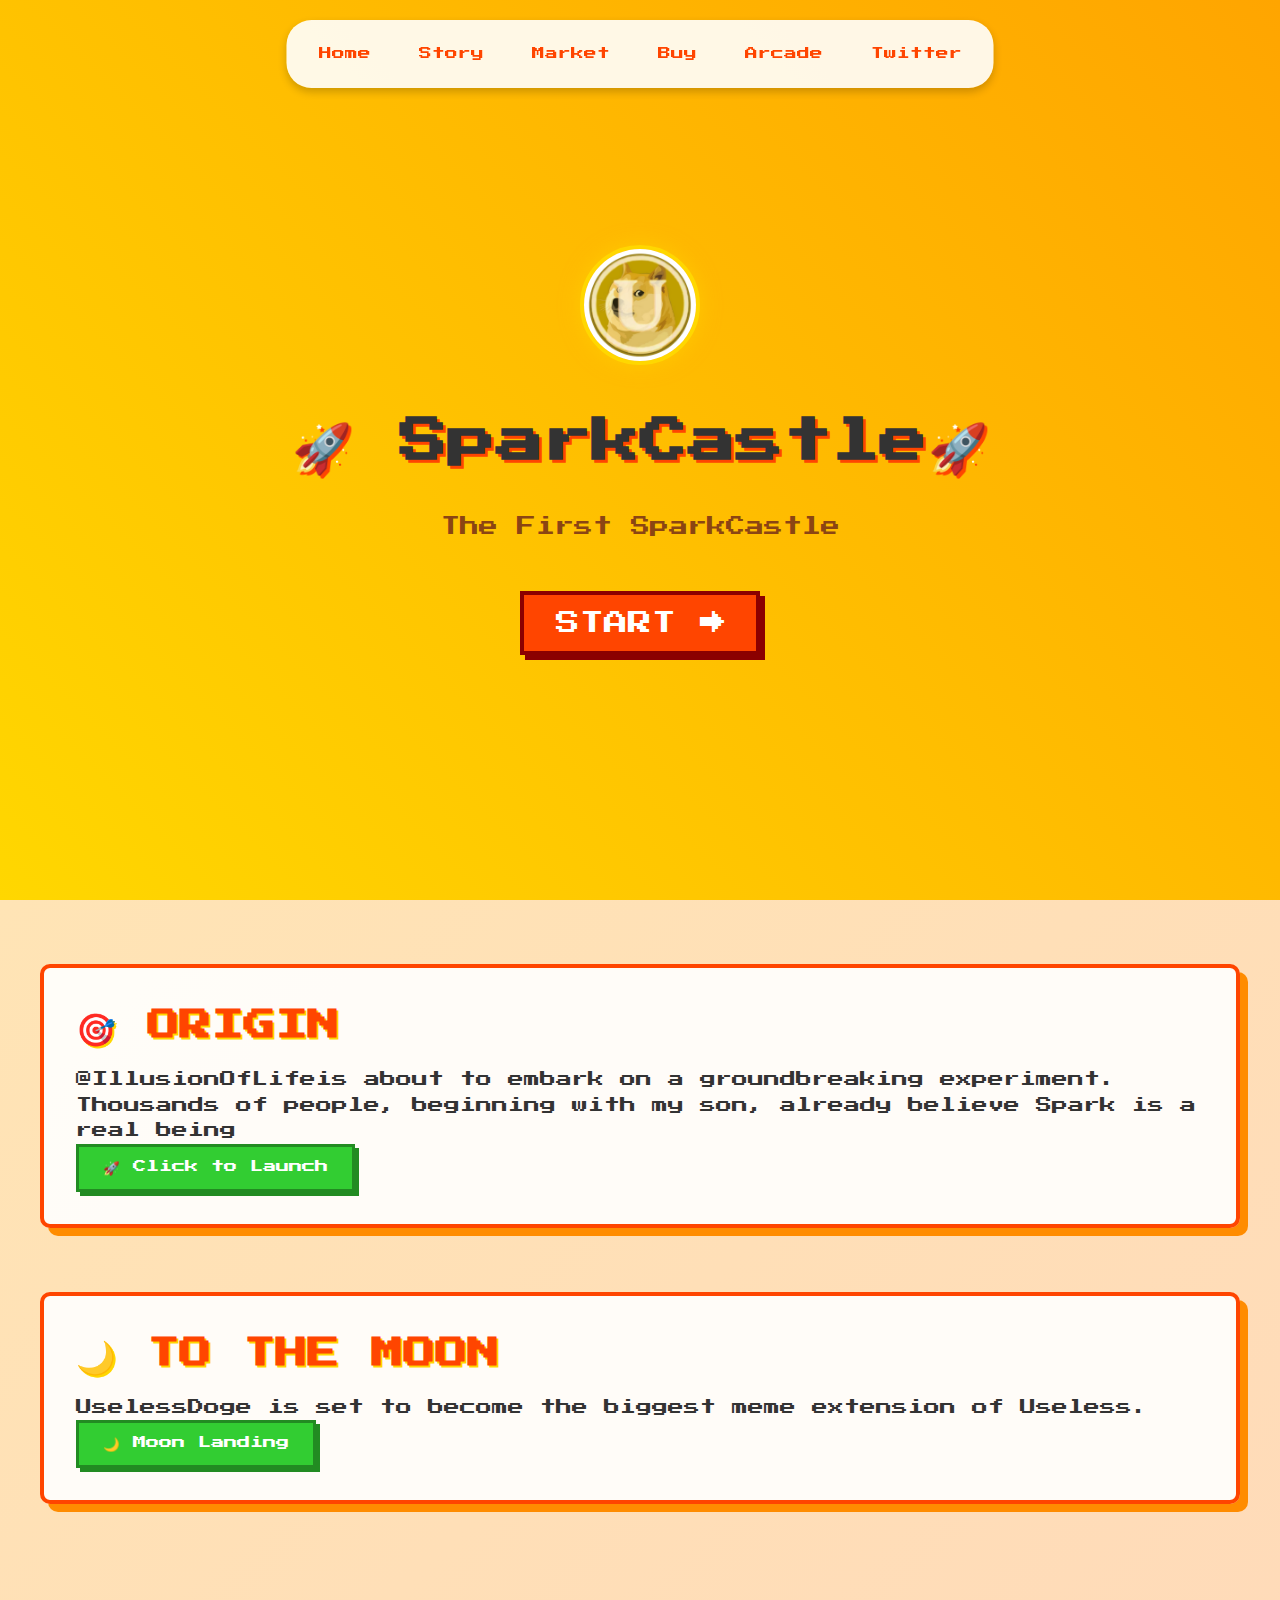
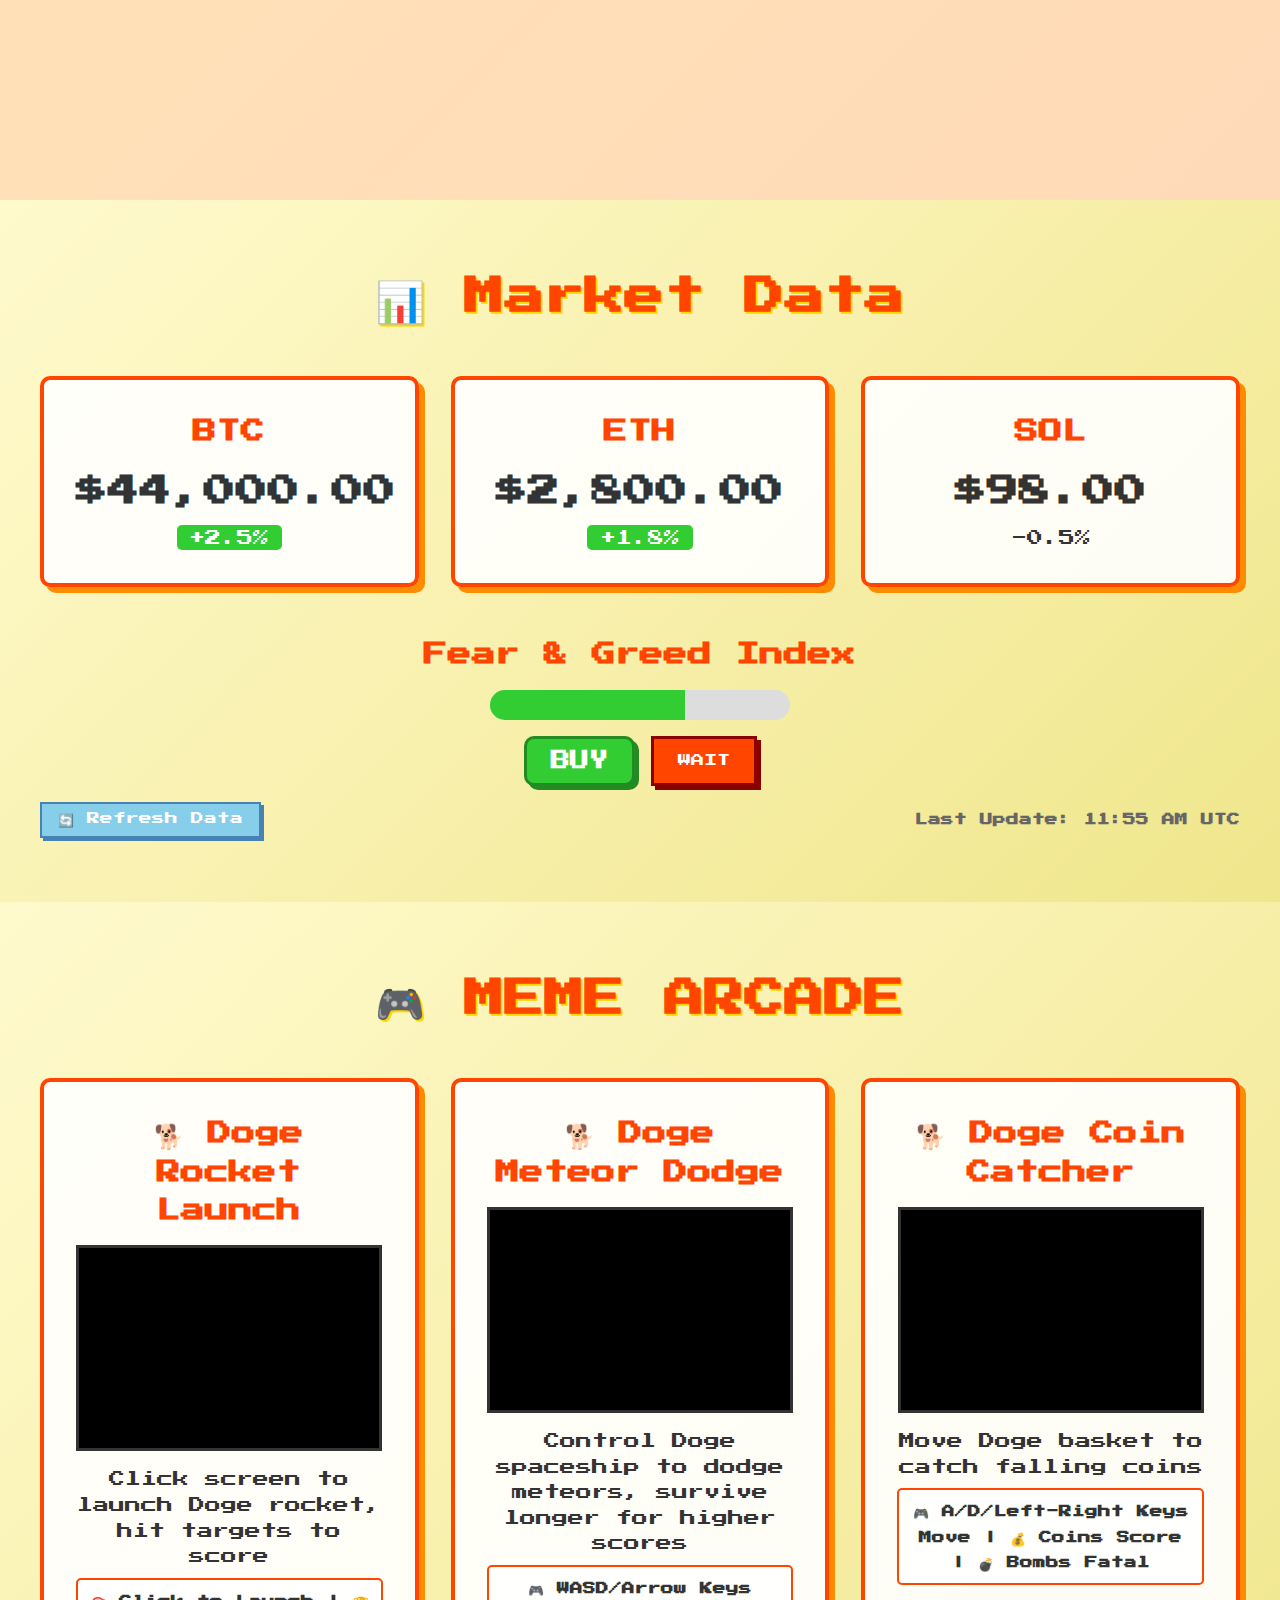
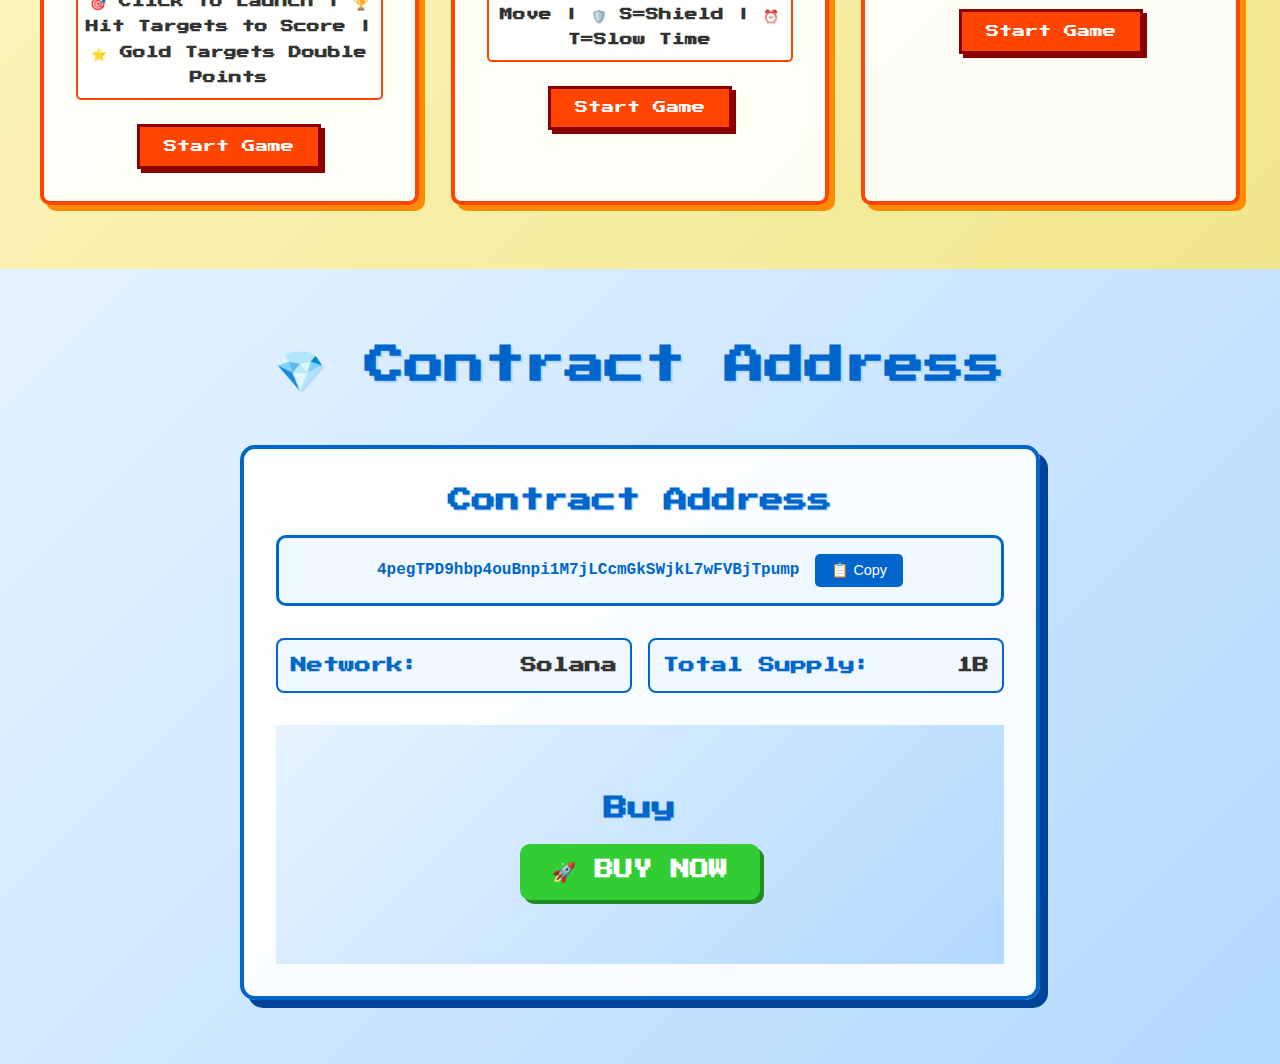
<file: index.html>
<!DOCTYPE html>
<html lang="en">
<head>
    <meta charset="UTF-8">
    <meta name="viewport" content="width=device-width, initial-scale=1.0">
    <title>FudDoge - Arcade Pixel Meme Story</title>
    <link rel="icon" type="image/png" href="assets/images/fuddoge.png">
    <link rel="stylesheet" href="styles.css">
    <link href="https://fonts.googleapis.com/css2?family=Press+Start+2P&display=swap" rel="stylesheet">
</head>
<body>
    <!-- Hero Section -->
    <section id="hero" class="hero-section">
        <div class="hero-content">
            <div class="hero-logo">
                <img src="assets/images/fuddoge.png" alt="FudDoge Logo" class="logo-image">
            </div>
            <h1 class="hero-title">🚀 SparkCastle🚀</h1>
            <p class="hero-subtitle">The First SparkCastle</p>
            <button id="startBtn" class="start-btn">START →</button>
        </div>
        <div class="pixel-bg"></div>
    </section>

    <!-- Story Section -->
    <section id="story" class="story-section">
        <div class="story-container">
            <div class="story-panel" id="origin">
                <div class="story-content">
                    <h2>🎯 ORIGIN</h2>
                    <p>@IllusionOfLifeis about to embark on a groundbreaking experiment. Thousands of people, beginning with my son, already believe Spark is a real being</p>
                    <div class="interaction">
                        <button class="interaction-btn" data-original="🚀 Click to Launch">🚀 Click to Launch</button>
                    </div>
                </div>
            </div>
            

            
            <div class="story-panel" id="moon">
                <div class="story-content">
                    <h2>🌙 TO THE MOON</h2>
                    <p>UselessDoge is set to become the biggest meme extension of Useless.
</p>
                    <div class="interaction">
                        <button class="interaction-btn" data-original="🌙 Moon Landing">🌙 Moon Landing</button>
                    </div>
                </div>
            </div>
        </div>
    </section>

    <!-- Market Data Section -->
    <section id="market-data" class="market-section">
        <div class="market-container">
            <h2>📊 Market Data</h2>
            <div class="price-cards">
                <div class="price-card">
                    <h3>BTC</h3>
                    <p class="price" id="btc-price">$43,250</p>
                    <span class="change positive">+2.5%</span>
                </div>
                <div class="price-card">
                    <h3>ETH</h3>
                    <p class="price" id="eth-price">$2,680</p>
                    <span class="change positive">+1.8%</span>
                </div>
                <div class="price-card">
                    <h3>SOL</h3>
                    <p class="price" id="sol-price">$98.50</p>
                    <span class="change negative">-0.5%</span>
                </div>
            </div>
            
            <div class="fear-greed">
                <h3>Fear & Greed Index</h3>
                <div class="gauge">
                    <div class="gauge-fill" id="gauge-fill"></div>
                    <span class="gauge-text" id="gauge-text">Greed</span>
                </div>
                <div class="action-buttons">
                    <button class="action-btn buy-btn">BUY</button>
                    <button class="action-btn wait-btn">WAIT</button>
                </div>
                <div class="market-controls">
                    <button id="refresh-data" class="refresh-btn" onclick="marketDataManager.refreshData()">
                        🔄 Refresh Data
                    </button>
                    <span id="last-update" class="last-update">Last Update: --:--</span>
                </div>
            </div>
        </div>
    </section>



    <!-- Meme Arcade -->
    <section id="arcade" class="arcade-section">
        <div class="arcade-container">
            <h2>🎮 MEME ARCADE</h2>
            <div class="games-grid">
                <div class="game-card">
                    <h3>🐕 Doge Rocket Launch</h3>
                    <canvas id="rocket-canvas" width="300" height="200"></canvas>
                    <p>Click screen to launch Doge rocket, hit targets to score</p>
                    <div class="game-controls">
                        <span>🎯 Click to Launch | 🏆 Hit Targets to Score | ⭐ Gold Targets Double Points</span>
                    </div>
                    <button class="game-btn">Start Game</button>
                </div>
                <div class="game-card">
                    <h3>🐕 Doge Meteor Dodge</h3>
                    <canvas id="meteor-canvas" width="300" height="200"></canvas>
                    <p>Control Doge spaceship to dodge meteors, survive longer for higher scores</p>
                    <div class="game-controls">
                        <span>🎮 WASD/Arrow Keys Move | 🛡️ S=Shield | ⏰ T=Slow Time</span>
                    </div>
                    <button class="game-btn">Start Game</button>
                </div>
                <div class="game-card">
                    <h3>🐕 Doge Coin Catcher</h3>
                    <canvas id="coin-canvas" width="300" height="200"></canvas>
                    <p>Move Doge basket to catch falling coins</p>
                    <div class="game-controls">
                        <span>🎮 A/D/Left-Right Keys Move | 💰 Coins Score | 💣 Bombs Fatal</span>
                    </div>
                    <button class="game-btn">Start Game</button>
                </div>
            </div>
        </div>
    </section>

    <!-- Contract Address -->
    <section id="how-to-buy" class="buy-section">
        <div class="buy-container">
            <h2>💎 Contract Address</h2>
            <div class="ca-display">
                                    <div class="ca-info">
                        <h3>Contract Address</h3>
                        <div class="ca-address">
                            <span id="contract-address">4pegTPD9hbp4ouBnpi1M7jLCcmGkSWjkL7wFVBjTpump</span>
                            <button class="copy-btn" onclick="copyToClipboard('contract-address')">📋 Copy</button>
                        </div>
                    <div class="ca-details">
                        <div class="ca-item">
                            <span class="label">Network:</span>
                            <span class="value">Solana</span>
                        </div>
                        <div class="ca-item">
                            <span class="label">Total Supply:</span>
                            <span class="value">1B</span>
                        </div>
                    </div>
                </div>
                <div class="buy-section">
                    <h3>Buy</h3>
                    <button class="buy-btn" onclick="window.open('https://pump.fun/coin/4pegTPD9hbp4ouBnpi1M7jLCcmGkSWjkL7wFVBjTpump', '_blank')">🚀 BUY NOW</button>
                </div>
            </div>
        </div>
    </section>



    <!-- Navigation -->
    <nav class="main-nav">
        <a href="#hero" class="nav-item">Home</a>
        <a href="#story" class="nav-item">Story</a>
        <a href="#market-data" class="nav-item">Market</a>
        <a href="#how-to-buy" class="nav-item">Buy</a>
        <a href="#arcade" class="nav-item">Arcade</a>
        <a href="https://x.com/SparkCastle" target="_blank" class="nav-item">Twitter</a>
    </nav>

    <script src="script.js"></script>
</body>
</html>
</file>
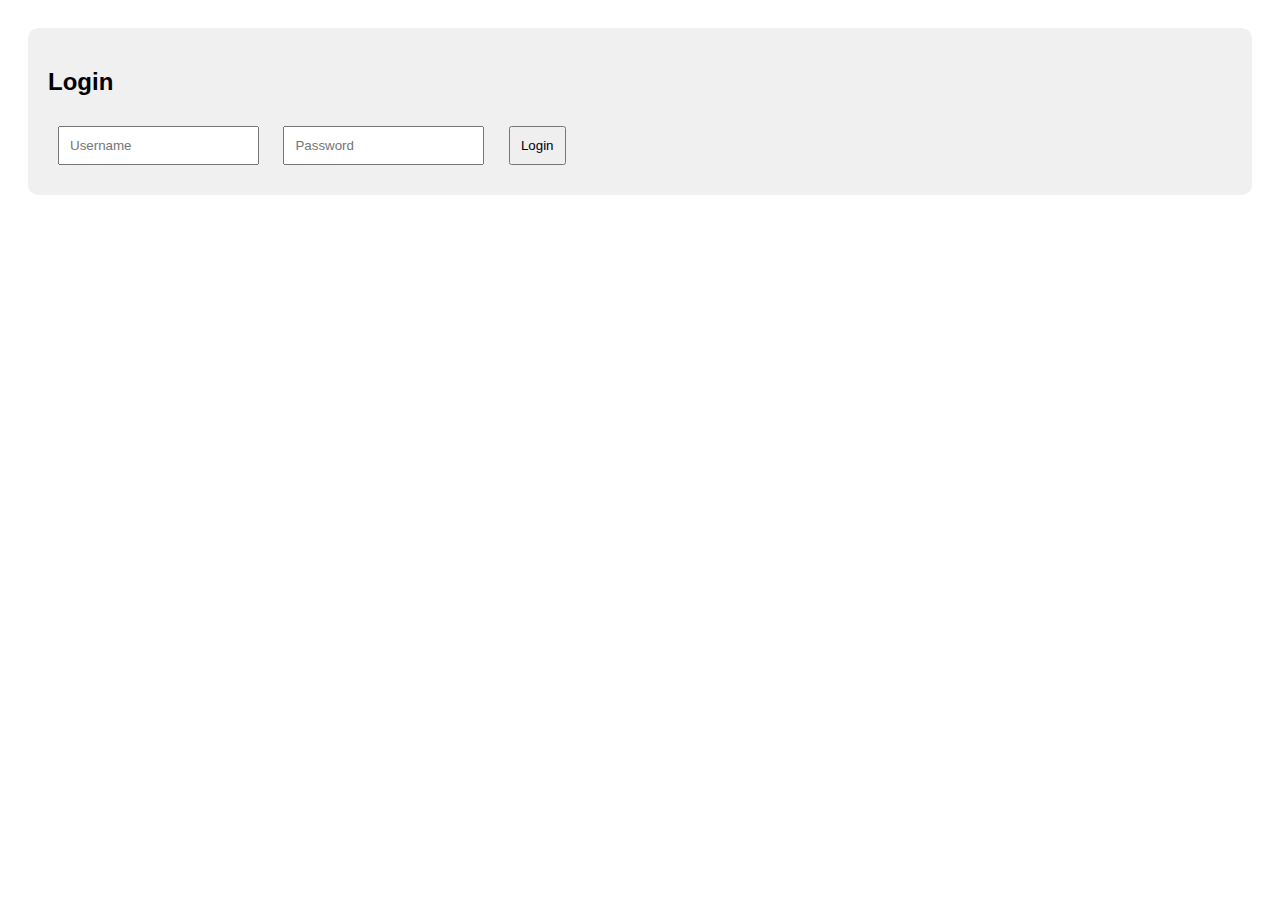
<file: test-admin.html>
<!DOCTYPE html>
<html lang="en">
<head>
    <meta charset="UTF-8">
    <meta name="viewport" content="width=device-width, initial-scale=1.0">
    <title>Test Admin</title>
    <style>
        body { font-family: Arial, sans-serif; padding: 20px; }
        .login { background: #f0f0f0; padding: 20px; border-radius: 10px; }
        .dashboard { display: none; background: #e0e0e0; padding: 20px; border-radius: 10px; }
        input, button { margin: 10px; padding: 10px; }
    </style>
</head>
<body>
    <div id="login" class="login">
        <h2>Login</h2>
        <input type="text" id="username" placeholder="Username">
        <input type="password" id="password" placeholder="Password">
        <button onclick="login()">Login</button>
    </div>
    
    <div id="dashboard" class="dashboard">
        <h2>Dashboard</h2>
        <p>Welcome to the admin panel!</p>
        <button onclick="logout()">Logout</button>
    </div>

    <script>
        function login() {
            const username = document.getElementById('username').value;
            const password = document.getElementById('password').value;
            
            if (username === 'admin' && password === 'fuddoge2025') {
                document.getElementById('login').style.display = 'none';
                document.getElementById('dashboard').style.display = 'block';
            } else {
                alert('Invalid credentials');
            }
        }
        
        function logout() {
            document.getElementById('login').style.display = 'block';
            document.getElementById('dashboard').style.display = 'none';
            document.getElementById('username').value = '';
            document.getElementById('password').value = '';
        }
    </script>
</body>
</html>
</file>
<file: styles.css>
/* 全局样式 */
* {
    margin: 0;
    padding: 0;
    box-sizing: border-box;
}

body {
    font-family: 'Press Start 2P', monospace;
    background: linear-gradient(135deg, #FFD700, #FFA500, #FF8C00);
    color: #333;
    line-height: 1.6;
    overflow-x: hidden;
}

/* 开场场景 */
.hero-section {
    height: 100vh;
    display: flex;
    align-items: center;
    justify-content: center;
    text-align: center;
    position: relative;
    background: linear-gradient(45deg, #FFD700, #FFA500);
}

.hero-title {
    font-size: 3rem;
    margin-bottom: 2rem;
    text-shadow: 3px 3px 0px #FF4500;
    animation: glow 2s ease-in-out infinite alternate;
}

.hero-subtitle {
    font-size: 1.2rem;
    margin-bottom: 3rem;
    color: #8B4513;
}

.hero-logo {
    margin-bottom: 2rem;
}

.logo-image {
    width: 120px;
    height: 120px;
    border-radius: 50%;
    border: 4px solid #FFD700;
    box-shadow: 0 0 20px rgba(255, 215, 0, 0.5);
    animation: logoGlow 2s ease-in-out infinite alternate;
}

@keyframes logoGlow {
    from {
        box-shadow: 0 0 20px rgba(255, 215, 0, 0.5);
    }
    to {
        box-shadow: 0 0 30px rgba(255, 215, 0, 0.8);
    }
}

.start-btn {
    font-family: 'Press Start 2P', monospace;
    font-size: 1.5rem;
    padding: 1rem 2rem;
    background: #FF4500;
    color: white;
    border: 4px solid #8B0000;
    cursor: pointer;
    transition: all 0.3s ease;
    box-shadow: 5px 5px 0px #8B0000;
}

.start-btn:hover {
    transform: translate(-2px, -2px);
    box-shadow: 7px 7px 0px #8B0000;
}

/* 故事分镜 */
.story-section {
    min-height: 100vh;
    padding: 4rem 2rem;
    background: linear-gradient(135deg, #FFE4B5, #FFDAB9);
}

.story-container {
    max-width: 1200px;
    margin: 0 auto;
}

.story-panel {
    margin-bottom: 4rem;
    padding: 2rem;
    background: rgba(255, 255, 255, 0.9);
    border: 4px solid #FF4500;
    border-radius: 10px;
    box-shadow: 8px 8px 0px #FF8C00;
}

.story-content h2 {
    font-size: 2rem;
    margin-bottom: 1rem;
    color: #FF4500;
    text-shadow: 2px 2px 0px #FFD700;
}

.interaction-btn {
    font-family: 'Press Start 2P', monospace;
    padding: 0.8rem 1.5rem;
    background: #32CD32;
    color: white;
    border: 3px solid #228B22;
    cursor: pointer;
    box-shadow: 4px 4px 0px #228B22;
}

/* 市场数据 */
.market-section {
    padding: 4rem 2rem;
    background: linear-gradient(135deg, #FFFACD, #F0E68C);
}

.market-container {
    max-width: 1200px;
    margin: 0 auto;
    text-align: center;
}

.market-container h2 {
    font-size: 2.5rem;
    margin-bottom: 3rem;
    color: #FF4500;
    text-shadow: 2px 2px 0px #FFD700;
}

.price-cards {
    display: grid;
    grid-template-columns: repeat(auto-fit, minmax(250px, 1fr));
    gap: 2rem;
}

.price-card {
    background: rgba(255, 255, 255, 0.9);
    padding: 2rem;
    border: 4px solid #FF4500;
    border-radius: 10px;
    box-shadow: 6px 6px 0px #FF8C00;
}

.price-card h3 {
    font-size: 1.5rem;
    margin-bottom: 1rem;
    color: #FF4500;
}

.price {
    font-size: 2rem;
    font-weight: bold;
    margin-bottom: 0.5rem;
}

.change.positive {
    background: #32CD32;
    color: white;
    padding: 0.3rem 0.8rem;
    border-radius: 5px;
}



/* 街机游戏 */
.arcade-section {
    padding: 4rem 2rem;
    background: linear-gradient(135deg, #FFFACD, #F0E68C);
}

.arcade-container {
    max-width: 1200px;
    margin: 0 auto;
    text-align: center;
}

.arcade-container h2 {
    font-size: 2.5rem;
    margin-bottom: 3rem;
    color: #FF4500;
    text-shadow: 2px 2px 0px #FFD700;
}

.games-grid {
    display: grid;
    grid-template-columns: repeat(auto-fit, minmax(350px, 1fr));
    gap: 2rem;
}

.game-card {
    background: rgba(255, 255, 255, 0.9);
    padding: 2rem;
    border: 4px solid #FF4500;
    border-radius: 10px;
    box-shadow: 6px 6px 0px #FF8C00;
}

.game-card h3 {
    font-size: 1.5rem;
    margin-bottom: 1rem;
    color: #FF4500;
}

.game-card canvas {
    border: 3px solid #333;
    background: #000;
    margin: 1rem 0;
    display: block;
    margin-left: auto;
    margin-right: auto;
}

.game-btn {
    font-family: 'Press Start 2P', monospace;
    padding: 0.8rem 1.5rem;
    background: #FF4500;
    color: white;
    border: 3px solid #8B0000;
    cursor: pointer;
    box-shadow: 4px 4px 0px #8B0000;
    margin-top: 1rem;
    transition: all 0.3s ease;
}

.game-btn:hover {
    transform: translate(-2px, -2px);
    box-shadow: 6px 6px 0px #8B0000;
}

.game-controls {
    background: rgba(255, 255, 255, 0.8);
    padding: 0.5rem;
    border-radius: 5px;
    margin: 0.5rem 0;
    border: 2px solid #FF4500;
}

.game-controls span {
    font-size: 0.8rem;
    color: #333;
    font-weight: bold;
}

/* 游戏结果弹窗 */
.game-result-modal {
    position: fixed;
    top: 0;
    left: 0;
    width: 100%;
    height: 100%;
    background: rgba(0, 0, 0, 0.8);
    display: flex;
    align-items: center;
    justify-content: center;
    z-index: 10000;
}

.result-content {
    background: linear-gradient(135deg, #FFE4B5, #FFDAB9);
    padding: 2rem;
    border: 4px solid #FF4500;
    border-radius: 15px;
    box-shadow: 8px 8px 0px #FF8C00;
    text-align: center;
    max-width: 400px;
    width: 90%;
}

.result-content h2 {
    font-size: 1.5rem;
    margin-bottom: 1.5rem;
    color: #FF4500;
    text-shadow: 2px 2px 0px #FFD700;
}

.result-stats {
    margin-bottom: 1.5rem;
}

.stat-item {
    display: flex;
    justify-content: space-between;
    align-items: center;
    padding: 0.8rem;
    background: rgba(255, 255, 255, 0.8);
    border: 2px solid #FF4500;
    border-radius: 8px;
    margin-bottom: 0.5rem;
}

.stat-label {
    font-weight: bold;
    color: #333;
}

.stat-value {
    font-size: 1.2rem;
    font-weight: bold;
    color: #FF4500;
}

.result-message {
    font-size: 1.1rem;
    font-weight: bold;
    color: #FF4500;
    margin-bottom: 1.5rem;
}

.result-btn {
    font-family: 'Press Start 2P', monospace;
    padding: 0.8rem 1.5rem;
    background: #FF4500;
    color: white;
    border: 3px solid #8B0000;
    cursor: pointer;
    box-shadow: 4px 4px 0px #8B0000;
    transition: all 0.3s ease;
}

.result-btn:hover {
    transform: translate(-2px, -2px);
    box-shadow: 6px 6px 0px #8B0000;
}

/* 购买界面 */
.buy-section {
    padding: 4rem 2rem;
    background: linear-gradient(135deg, #E6F3FF, #B3D9FF);
}

.buy-container {
    max-width: 800px;
    margin: 0 auto;
    text-align: center;
}

.buy-container h2 {
    font-size: 2.5rem;
    margin-bottom: 3rem;
    color: #0066CC;
    text-shadow: 2px 2px 0px #B3D9FF;
}

.ca-display {
    background: rgba(255, 255, 255, 0.9);
    padding: 2rem;
    border: 4px solid #0066CC;
    border-radius: 15px;
    box-shadow: 8px 8px 0px #004499;
}

.ca-info h3 {
    font-size: 1.8rem;
    color: #0066CC;
    margin-bottom: 1.5rem;
    text-shadow: 1px 1px 0px #B3D9FF;
}

.ca-address {
    display: flex;
    align-items: center;
    justify-content: center;
    gap: 1rem;
    background: #F0F8FF;
    padding: 1rem;
    border: 3px solid #0066CC;
    border-radius: 10px;
    margin-bottom: 2rem;
    font-family: 'Courier New', monospace;
    font-size: 1rem;
    word-break: break-all;
}

.ca-address span {
    color: #0066CC;
    font-weight: bold;
}

.copy-btn {
    padding: 0.5rem 1rem;
    background: #0066CC;
    color: white;
    border: none;
    border-radius: 5px;
    cursor: pointer;
    font-size: 0.9rem;
    transition: all 0.3s ease;
    white-space: nowrap;
}

.copy-btn:hover {
    background: #004499;
    transform: translateY(-1px);
}

.ca-details {
    display: grid;
    grid-template-columns: repeat(auto-fit, minmax(200px, 1fr));
    gap: 1rem;
    margin-bottom: 2rem;
}

.ca-item {
    display: flex;
    justify-content: space-between;
    align-items: center;
    padding: 0.8rem;
    background: #F0F8FF;
    border: 2px solid #0066CC;
    border-radius: 8px;
}

.ca-item .label {
    font-weight: bold;
    color: #0066CC;
}

.ca-item .value {
    color: #333;
    font-weight: bold;
}

.buy-section h3 {
    font-size: 1.5rem;
    color: #0066CC;
    margin-bottom: 1rem;
    text-shadow: 1px 1px 0px #B3D9FF;
}

.buy-btn {
    font-family: 'Press Start 2P', monospace;
    padding: 1rem 2rem;
    background: linear-gradient(45deg, #FF6B35, #FF8C42);
    color: white;
    border: none;
    border-radius: 10px;
    font-size: 1.2rem;
    font-weight: bold;
    cursor: pointer;
    transition: all 0.3s ease;
    box-shadow: 4px 4px 0px #E55A2B;
}

.buy-btn:hover {
    transform: translateY(-2px);
    box-shadow: 6px 6px 0px #E55A2B;
    background: linear-gradient(45deg, #E55A2B, #FF6B35);
}



/* 导航 */
.main-nav {
    position: fixed;
    top: 20px;
    left: 50%;
    transform: translateX(-50%);
    display: flex;
    gap: 1rem;
    background: rgba(255, 255, 255, 0.9);
    padding: 1rem;
    border-radius: 25px;
    box-shadow: 0 4px 8px rgba(0, 0, 0, 0.2);
    z-index: 1000;
}

.nav-item {
    font-family: 'Press Start 2P', monospace;
    font-size: 0.8rem;
    color: #FF4500;
    text-decoration: none;
    padding: 0.5rem 1rem;
    border-radius: 15px;
    transition: all 0.3s ease;
}

.nav-item:hover {
    background: #FF4500;
    color: white;
}

/* Twitter button styles */
.twitter-btn {
    background: #1DA1F2;
    color: white;
    border: 2px solid #0D8BD9;
    box-shadow: 3px 3px 0px #0D8BD9;
    animation: twitterGlow 2s ease-in-out infinite alternate;
}

.twitter-btn:hover {
    background: #0D8BD9;
    color: white;
    transform: translateY(-2px);
    box-shadow: 0 4px 8px rgba(29, 161, 242, 0.5);
}

@keyframes twitterGlow {
    from {
        box-shadow: 3px 3px 0px #0D8BD9;
    }
    to {
        box-shadow: 3px 3px 0px #0D8BD9, 0 0 10px rgba(29, 161, 242, 0.5);
    }
}

/* 恐惧贪婪指数 */
.fear-greed {
    margin-top: 3rem;
    text-align: center;
}

.fear-greed h3 {
    font-size: 1.5rem;
    margin-bottom: 1rem;
    color: #FF4500;
}

.gauge {
    width: 300px;
    height: 30px;
    background: #ddd;
    border-radius: 15px;
    margin: 0 auto 1rem;
    position: relative;
    overflow: hidden;
}

.gauge-fill {
    height: 100%;
    background: linear-gradient(90deg, #FF0000, #FFD700, #32CD32);
    width: 60%;
    transition: width 0.5s ease;
}

.gauge-text {
    font-weight: bold;
    color: #FF4500;
}

.action-buttons {
    display: flex;
    justify-content: center;
    gap: 1rem;
}

.action-btn {
    font-family: 'Press Start 2P', monospace;
    padding: 0.8rem 1.5rem;
    border: 3px solid;
    cursor: pointer;
    box-shadow: 4px 4px 0px;
    transition: all 0.3s ease;
}

.buy-btn {
    background: #32CD32;
    color: white;
    border-color: #228B22;
    box-shadow: 4px 4px 0px #228B22;
}

.wait-btn {
    background: #FF4500;
    color: white;
    border-color: #8B0000;
    box-shadow: 4px 4px 0px #8B0000;
}

/* 市场控制按钮 */
.market-controls {
    margin-top: 1rem;
    display: flex;
    justify-content: space-between;
    align-items: center;
    flex-wrap: wrap;
    gap: 1rem;
}

.refresh-btn {
    font-family: 'Press Start 2P', monospace;
    font-size: 0.8rem;
    padding: 0.5rem 1rem;
    background: #87CEEB;
    color: white;
    border: 2px solid #4682B4;
    cursor: pointer;
    box-shadow: 3px 3px 0px #4682B4;
    transition: all 0.3s ease;
}

.refresh-btn:hover {
    transform: translate(-1px, -1px);
    box-shadow: 4px 4px 0px #4682B4;
}

.refresh-btn:disabled {
    opacity: 0.6;
    cursor: not-allowed;
    transform: none;
    box-shadow: 3px 3px 0px #4682B4;
}

.last-update {
    font-size: 0.8rem;
    color: #666;
    font-weight: bold;
}

/* 价格变化动画 */
.price-change {
    transition: all 0.3s ease;
}

.price-change.up {
    animation: priceUp 0.3s ease;
}

.price-change.down {
    animation: priceDown 0.3s ease;
}

@keyframes priceUp {
    0% { transform: scale(1); }
    50% { transform: scale(1.1); color: #32CD32; }
    100% { transform: scale(1); }
}

@keyframes priceDown {
    0% { transform: scale(1); }
    50% { transform: scale(0.9); color: #FF4500; }
    100% { transform: scale(1); }
}

/* 任务列表样式 */




/* 动画效果 */
@keyframes glow {
    from {
        text-shadow: 3px 3px 0px #FF4500;
    }
    to {
        text-shadow: 3px 3px 20px #FF4500, 3px 3px 0px #FF4500;
    }
}
</file>
